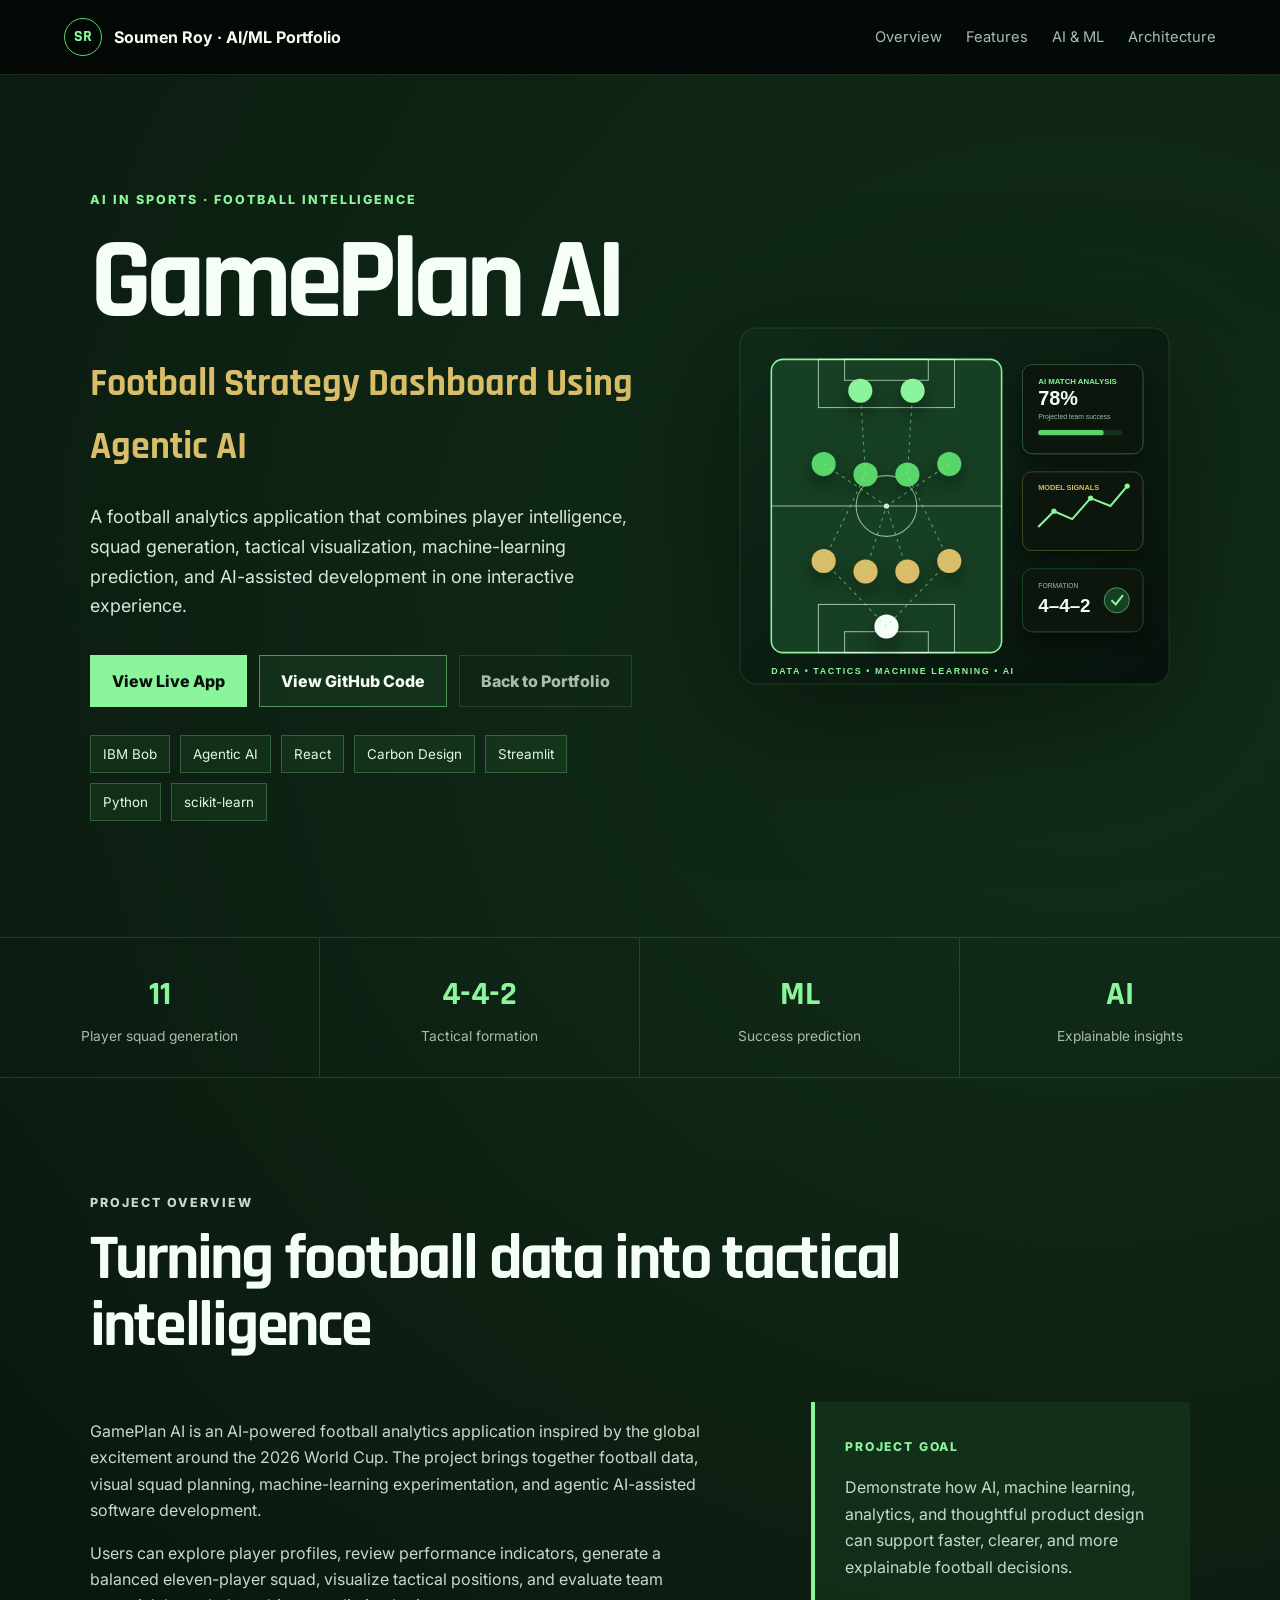
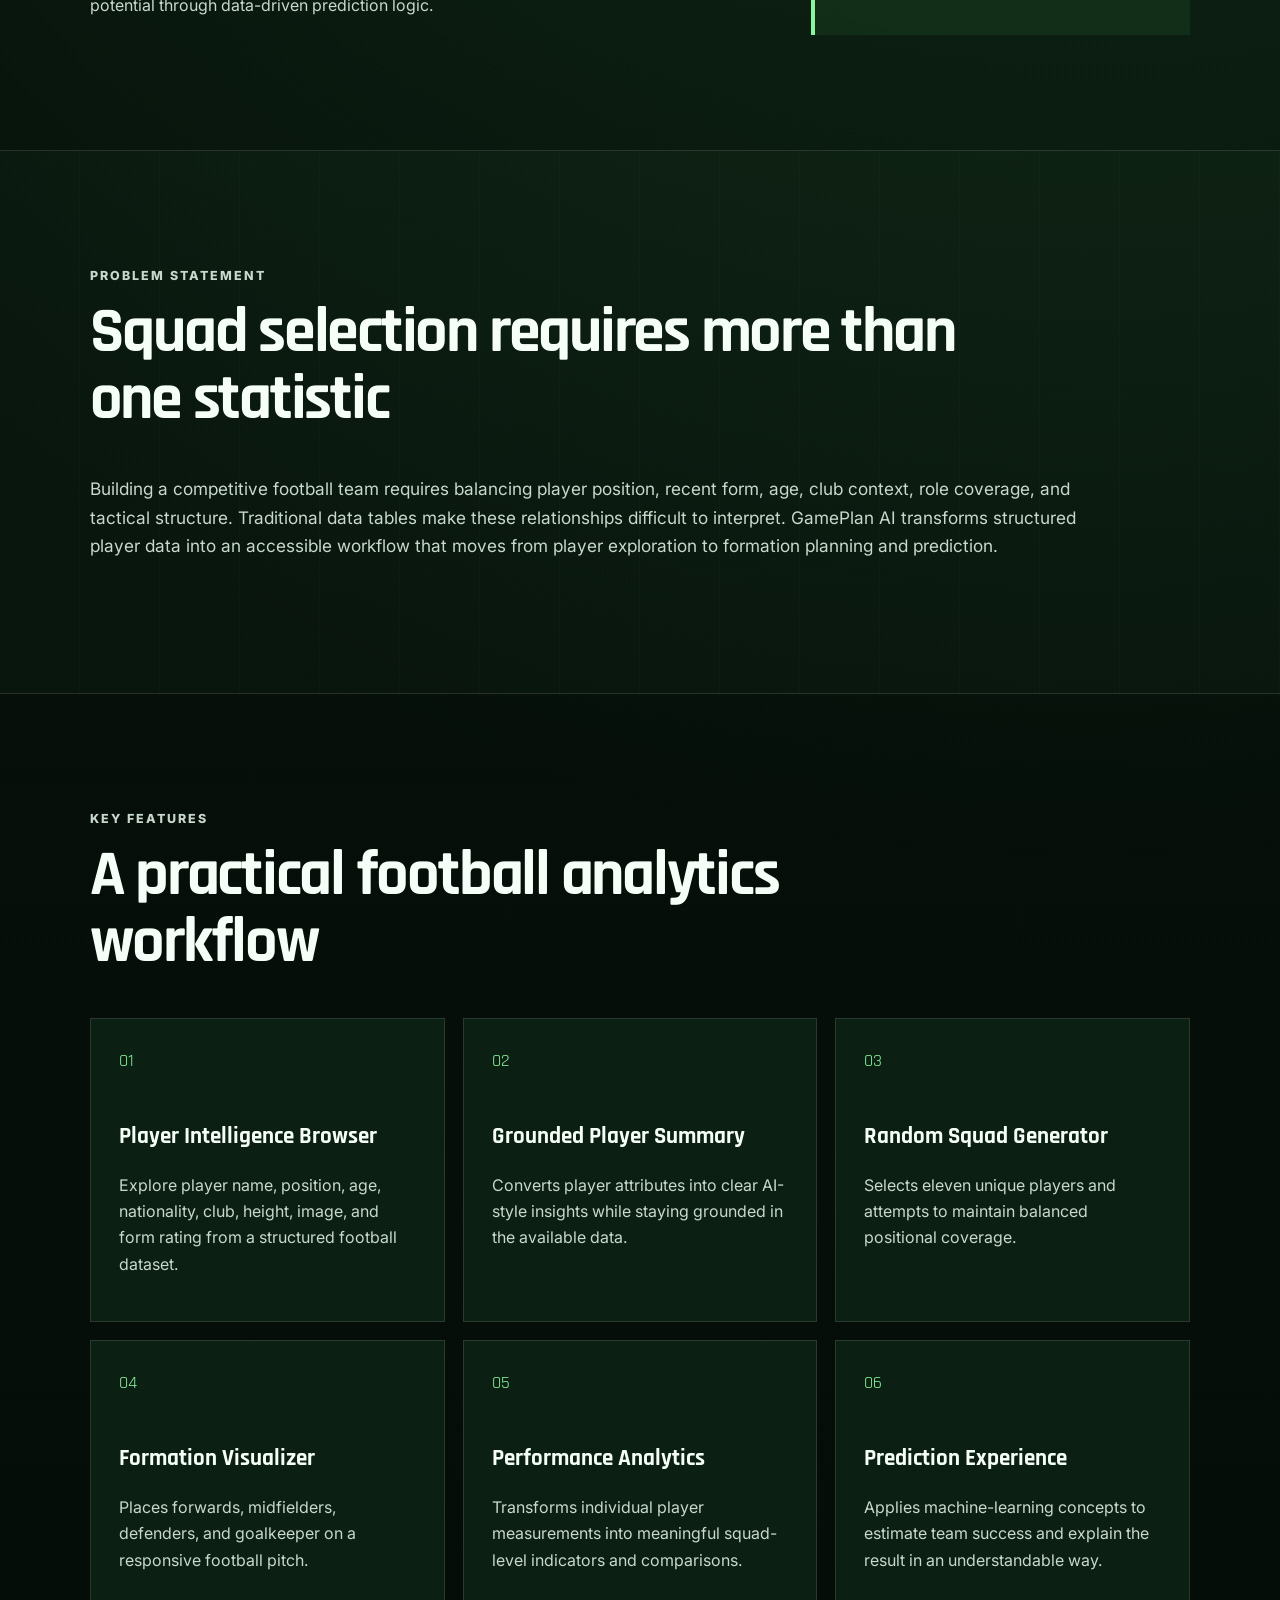
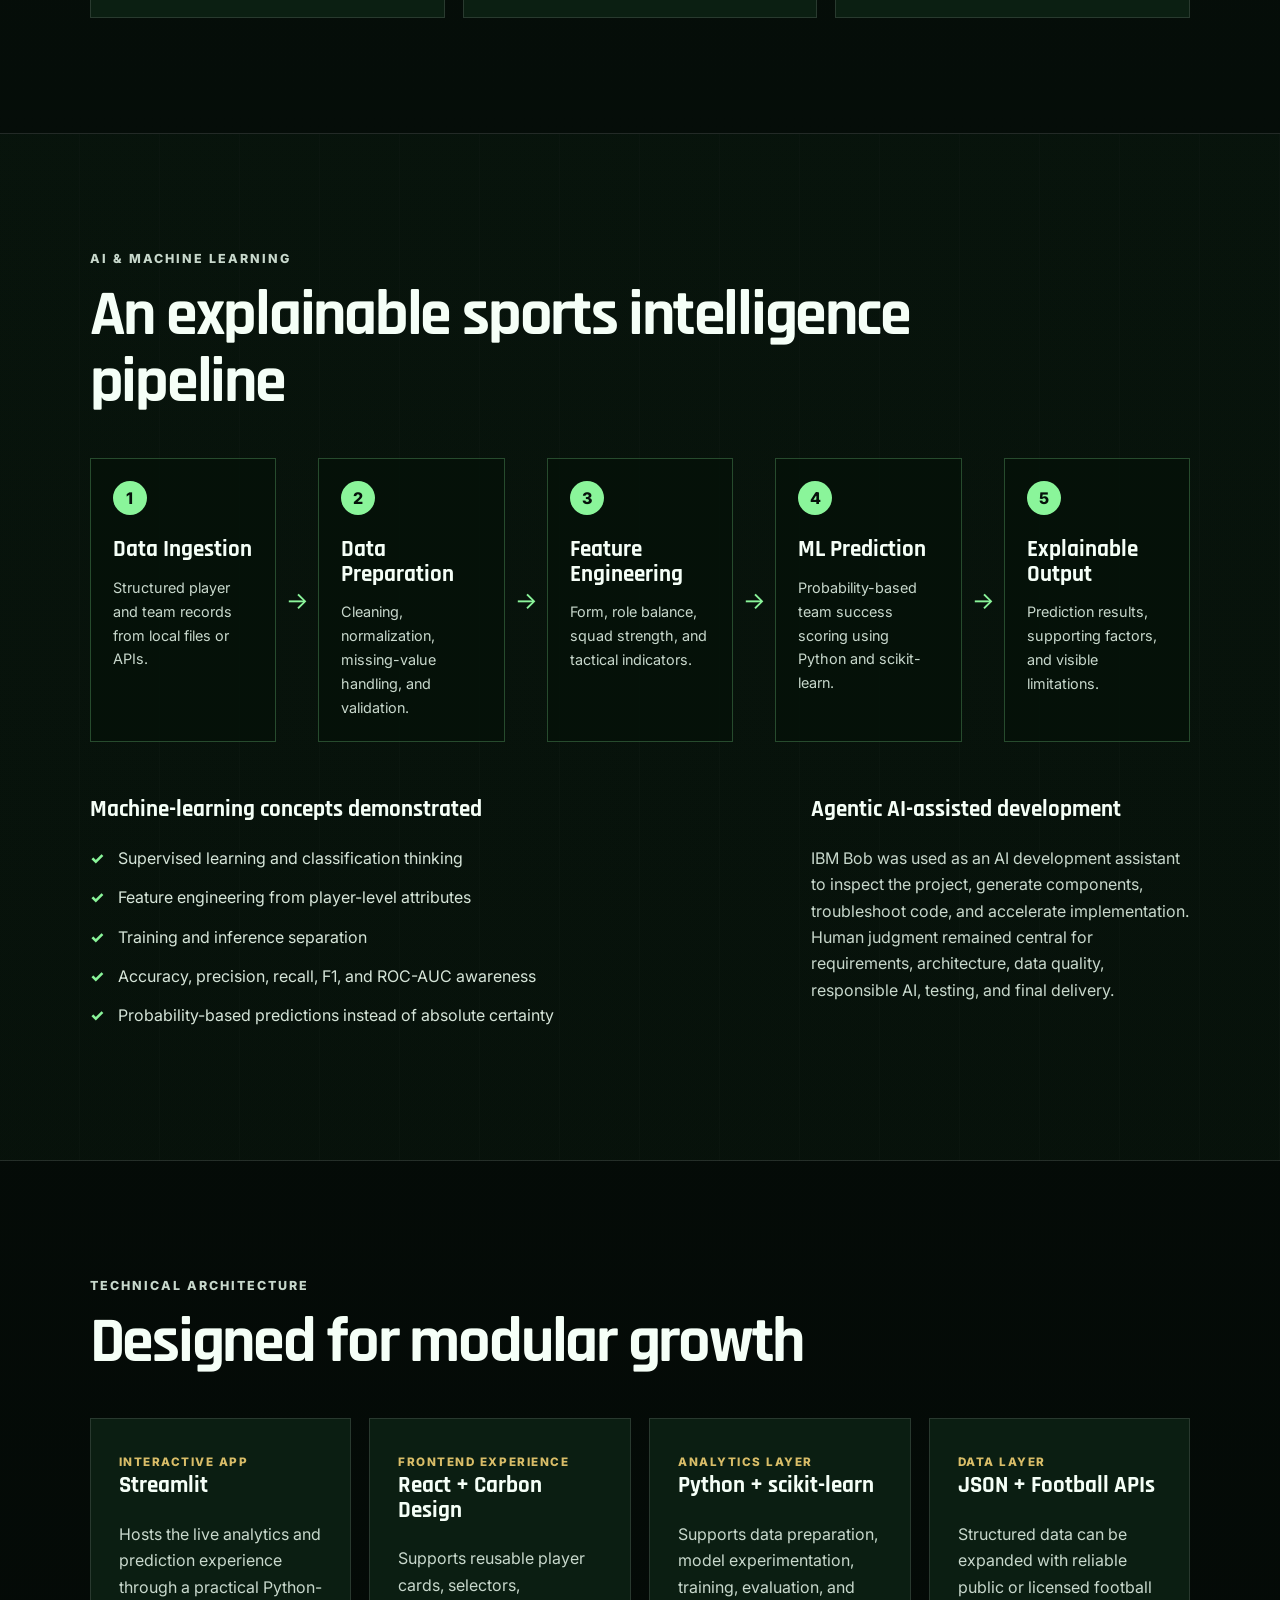
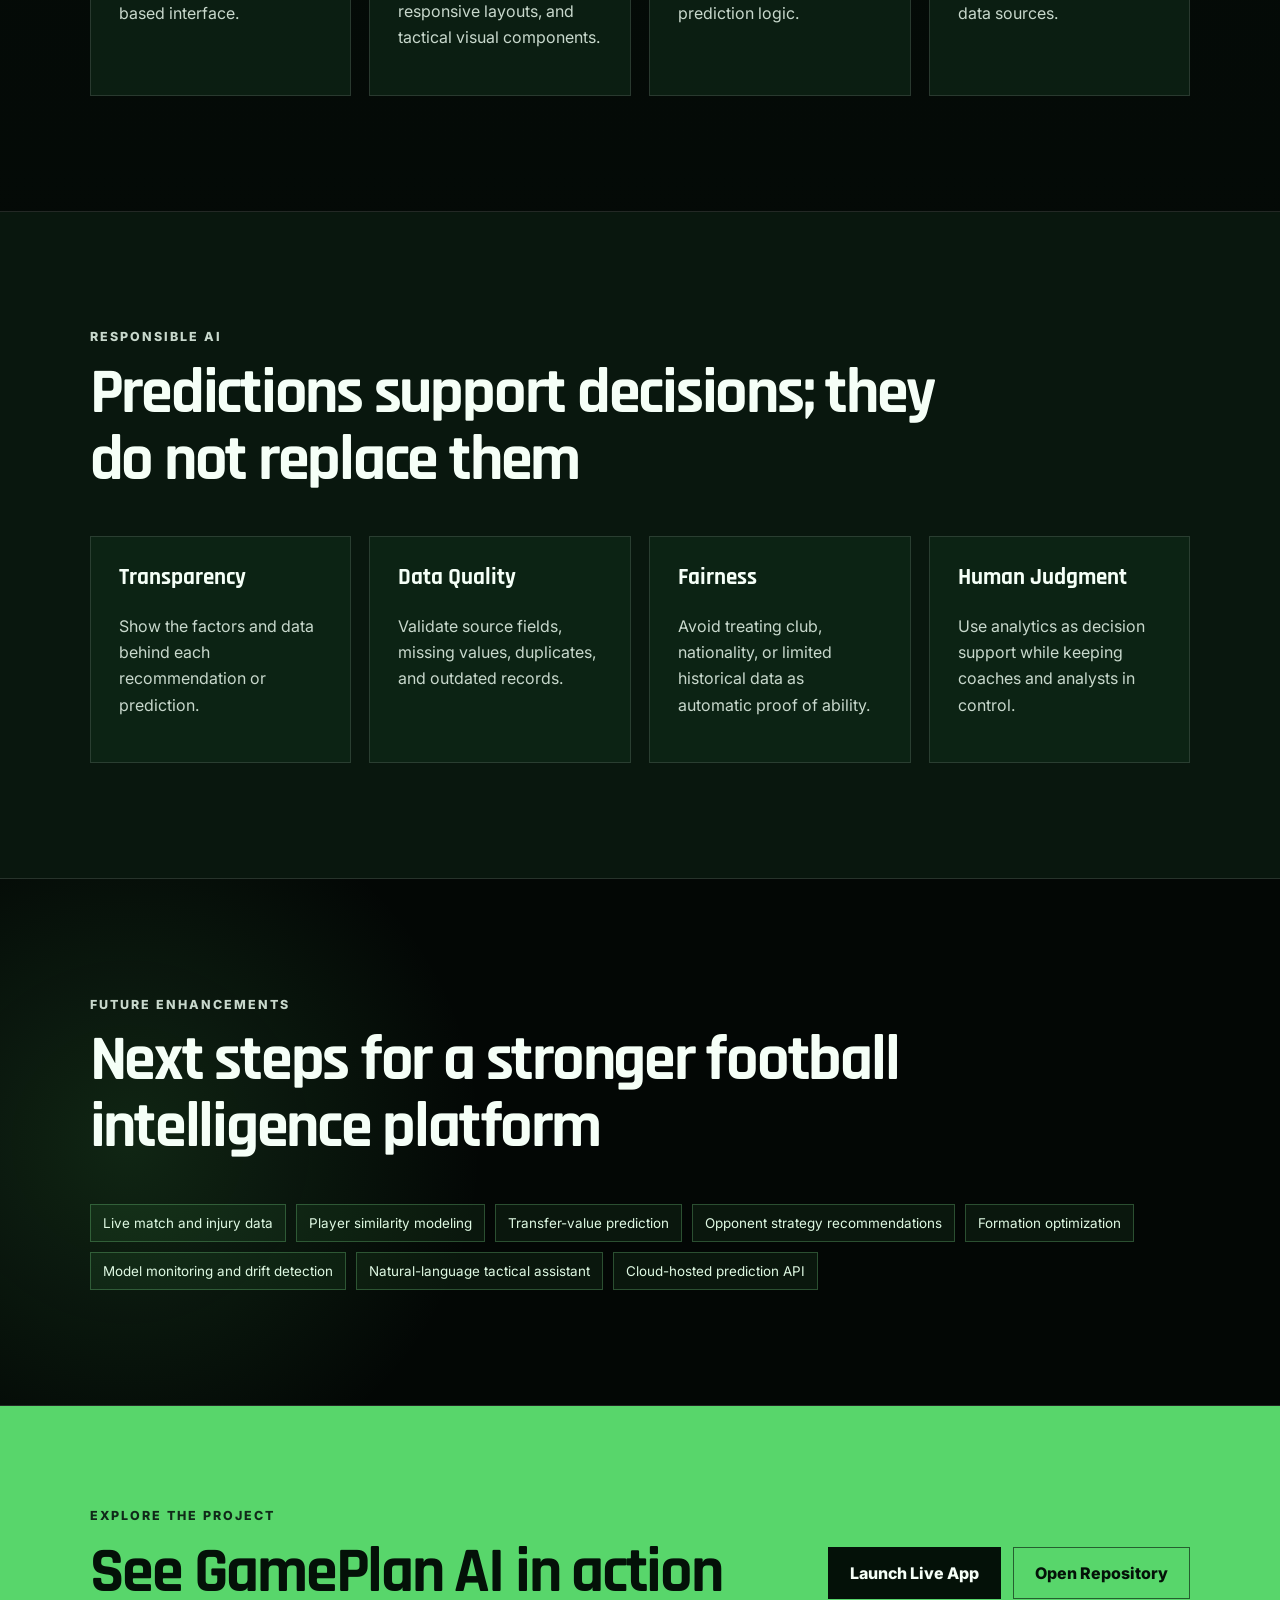
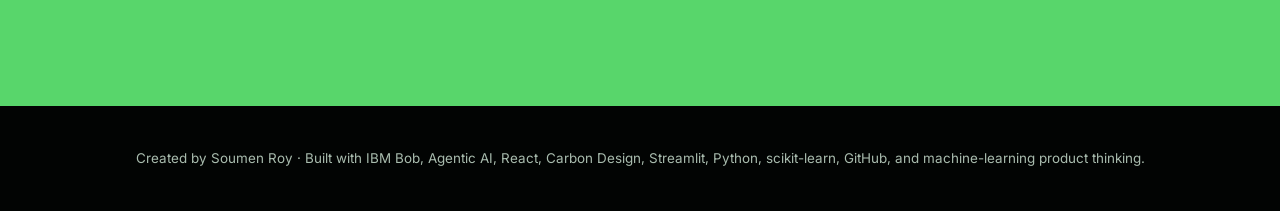
<file: gameplanAI/index.html>
<!DOCTYPE html>
<html lang="en">
<head>
  <meta charset="UTF-8" />
  <meta name="viewport" content="width=device-width, initial-scale=1.0" />
  <meta name="description" content="GamePlan AI is an AI and machine-learning football strategy dashboard for player analysis, squad generation, tactical formations, and explainable team predictions." />
  <title>GamePlan AI | Football Strategy Dashboard</title>
  <link rel="stylesheet" href="style.css" />
</head>
<body>
  <header class="site-header">
    <a class="brand" href="https://sroy-codebase.github.io/">
      <span class="brand-mark">SR</span>
      <span>Soumen Roy · AI/ML Portfolio</span>
    </a>
    <nav aria-label="Project sections">
      <a href="#overview">Overview</a>
      <a href="#features">Features</a>
      <a href="#ai-ml">AI & ML</a>
      <a href="#architecture">Architecture</a>
    </nav>
  </header>

  <main>
    <section class="hero">
      <div class="hero-copy">
        <p class="eyebrow">AI IN SPORTS · FOOTBALL INTELLIGENCE</p>
        <h1>GamePlan AI</h1>
        <p class="hero-title">Football Strategy Dashboard Using Agentic AI</p>
        <p class="hero-summary">A football analytics application that combines player intelligence, squad generation, tactical visualization, machine-learning prediction, and AI-assisted development in one interactive experience.</p>
        <div class="hero-actions">
          <a class="button button-primary" href="https://gameplan-ai.streamlit.app/" target="_blank" rel="noopener noreferrer">View Live App</a>
          <a class="button button-secondary" href="https://github.com/sroy-codebase/football-strategy-dashboard-using-agentic-ai-IBMBob" target="_blank" rel="noopener noreferrer">View GitHub Code</a>
          <a class="button button-ghost" href="https://sroy-codebase.github.io/">Back to Portfolio</a>
        </div>
        <div class="tech-tags" aria-label="Technology stack">
          <span>IBM Bob</span><span>Agentic AI</span><span>React</span><span>Carbon Design</span><span>Streamlit</span><span>Python</span><span>scikit-learn</span>
        </div>
      </div>
      <div class="hero-art">
                <img src="./gameplan-ai-hero.svg">      
      </div>
    </section>

    <section class="metrics" aria-label="Project highlights">
      <article><strong>11</strong><span>Player squad generation</span></article>
      <article><strong>4-4-2</strong><span>Tactical formation</span></article>
      <article><strong>ML</strong><span>Success prediction</span></article>
      <article><strong>AI</strong><span>Explainable insights</span></article>
    </section>

    <section id="overview" class="section">
      <div class="section-heading"><p class="eyebrow">PROJECT OVERVIEW</p><h2>Turning football data into tactical intelligence</h2></div>
      <div class="split">
        <div>
          <p>GamePlan AI is an AI-powered football analytics application inspired by the global excitement around the 2026 World Cup. The project brings together football data, visual squad planning, machine-learning experimentation, and agentic AI-assisted software development.</p>
          <p>Users can explore player profiles, review performance indicators, generate a balanced eleven-player squad, visualize tactical positions, and evaluate team potential through data-driven prediction logic.</p>
        </div>
        <aside class="highlight-box"><span>PROJECT GOAL</span><p>Demonstrate how AI, machine learning, analytics, and thoughtful product design can support faster, clearer, and more explainable football decisions.</p></aside>
      </div>
    </section>

    <section class="section problem-section">
      <div class="section-heading"><p class="eyebrow">PROBLEM STATEMENT</p><h2>Squad selection requires more than one statistic</h2></div>
      <p class="wide-copy">Building a competitive football team requires balancing player position, recent form, age, club context, role coverage, and tactical structure. Traditional data tables make these relationships difficult to interpret. GamePlan AI transforms structured player data into an accessible workflow that moves from player exploration to formation planning and prediction.</p>
    </section>

    <section id="features" class="section">
      <div class="section-heading"><p class="eyebrow">KEY FEATURES</p><h2>A practical football analytics workflow</h2></div>
      <div class="feature-grid">
        <article class="feature-card"><span class="feature-number">01</span><h3>Player Intelligence Browser</h3><p>Explore player name, position, age, nationality, club, height, image, and form rating from a structured football dataset.</p></article>
        <article class="feature-card"><span class="feature-number">02</span><h3>Grounded Player Summary</h3><p>Converts player attributes into clear AI-style insights while staying grounded in the available data.</p></article>
        <article class="feature-card"><span class="feature-number">03</span><h3>Random Squad Generator</h3><p>Selects eleven unique players and attempts to maintain balanced positional coverage.</p></article>
        <article class="feature-card"><span class="feature-number">04</span><h3>Formation Visualizer</h3><p>Places forwards, midfielders, defenders, and goalkeeper on a responsive football pitch.</p></article>
        <article class="feature-card"><span class="feature-number">05</span><h3>Performance Analytics</h3><p>Transforms individual player measurements into meaningful squad-level indicators and comparisons.</p></article>
        <article class="feature-card"><span class="feature-number">06</span><h3>Prediction Experience</h3><p>Applies machine-learning concepts to estimate team success and explain the result in an understandable way.</p></article>
      </div>
    </section>

    <section id="ai-ml" class="section ai-section">
      <div class="section-heading"><p class="eyebrow">AI & MACHINE LEARNING</p><h2>An explainable sports intelligence pipeline</h2></div>
      <div class="pipeline">
        <article><span>1</span><h3>Data Ingestion</h3><p>Structured player and team records from local files or APIs.</p></article><div class="arrow">→</div>
        <article><span>2</span><h3>Data Preparation</h3><p>Cleaning, normalization, missing-value handling, and validation.</p></article><div class="arrow">→</div>
        <article><span>3</span><h3>Feature Engineering</h3><p>Form, role balance, squad strength, and tactical indicators.</p></article><div class="arrow">→</div>
        <article><span>4</span><h3>ML Prediction</h3><p>Probability-based team success scoring using Python and scikit-learn.</p></article><div class="arrow">→</div>
        <article><span>5</span><h3>Explainable Output</h3><p>Prediction results, supporting factors, and visible limitations.</p></article>
      </div>
      <div class="split ai-details">
        <div><h3>Machine-learning concepts demonstrated</h3><ul class="check-list"><li>Supervised learning and classification thinking</li><li>Feature engineering from player-level attributes</li><li>Training and inference separation</li><li>Accuracy, precision, recall, F1, and ROC-AUC awareness</li><li>Probability-based predictions instead of absolute certainty</li></ul></div>
        <div><h3>Agentic AI-assisted development</h3><p>IBM Bob was used as an AI development assistant to inspect the project, generate components, troubleshoot code, and accelerate implementation. Human judgment remained central for requirements, architecture, data quality, responsible AI, testing, and final delivery.</p></div>
      </div>
    </section>

    <section id="architecture" class="section">
      <div class="section-heading"><p class="eyebrow">TECHNICAL ARCHITECTURE</p><h2>Designed for modular growth</h2></div>
      <div class="architecture-grid">
        <article><span>INTERACTIVE APP</span><h3>Streamlit</h3><p>Hosts the live analytics and prediction experience through a practical Python-based interface.</p></article>
        <article><span>FRONTEND EXPERIENCE</span><h3>React + Carbon Design</h3><p>Supports reusable player cards, selectors, responsive layouts, and tactical visual components.</p></article>
        <article><span>ANALYTICS LAYER</span><h3>Python + scikit-learn</h3><p>Supports data preparation, model experimentation, training, evaluation, and prediction logic.</p></article>
        <article><span>DATA LAYER</span><h3>JSON + Football APIs</h3><p>Structured data can be expanded with reliable public or licensed football data sources.</p></article>
      </div>
    </section>

    <section class="section responsible-section">
      <div class="section-heading"><p class="eyebrow">RESPONSIBLE AI</p><h2>Predictions support decisions; they do not replace them</h2></div>
      <div class="responsible-grid">
        <article><h3>Transparency</h3><p>Show the factors and data behind each recommendation or prediction.</p></article>
        <article><h3>Data Quality</h3><p>Validate source fields, missing values, duplicates, and outdated records.</p></article>
        <article><h3>Fairness</h3><p>Avoid treating club, nationality, or limited historical data as automatic proof of ability.</p></article>
        <article><h3>Human Judgment</h3><p>Use analytics as decision support while keeping coaches and analysts in control.</p></article>
      </div>
    </section>

    <section class="section future-section">
      <div class="section-heading"><p class="eyebrow">FUTURE ENHANCEMENTS</p><h2>Next steps for a stronger football intelligence platform</h2></div>
      <div class="future-grid"><span>Live match and injury data</span><span>Player similarity modeling</span><span>Transfer-value prediction</span><span>Opponent strategy recommendations</span><span>Formation optimization</span><span>Model monitoring and drift detection</span><span>Natural-language tactical assistant</span><span>Cloud-hosted prediction API</span></div>
    </section>

    <section class="project-links">
      <div><p class="eyebrow">EXPLORE THE PROJECT</p><h2>See GamePlan AI in action</h2></div>
      <div class="hero-actions">
        <a class="button button-primary" href="https://gameplan-ai.streamlit.app/" target="_blank" rel="noopener noreferrer">Launch Live App</a>
        <a class="button button-secondary" href="https://github.com/sroy-codebase/football-strategy-dashboard-using-agentic-ai-IBMBob" target="_blank" rel="noopener noreferrer">Open Repository</a>
      </div>
    </section>
  </main>

  <footer><p>Created by Soumen Roy · Built with IBM Bob, Agentic AI, React, Carbon Design, Streamlit, Python, scikit-learn, GitHub, and machine-learning product thinking.</p></footer>
</body>
</html>
</file>
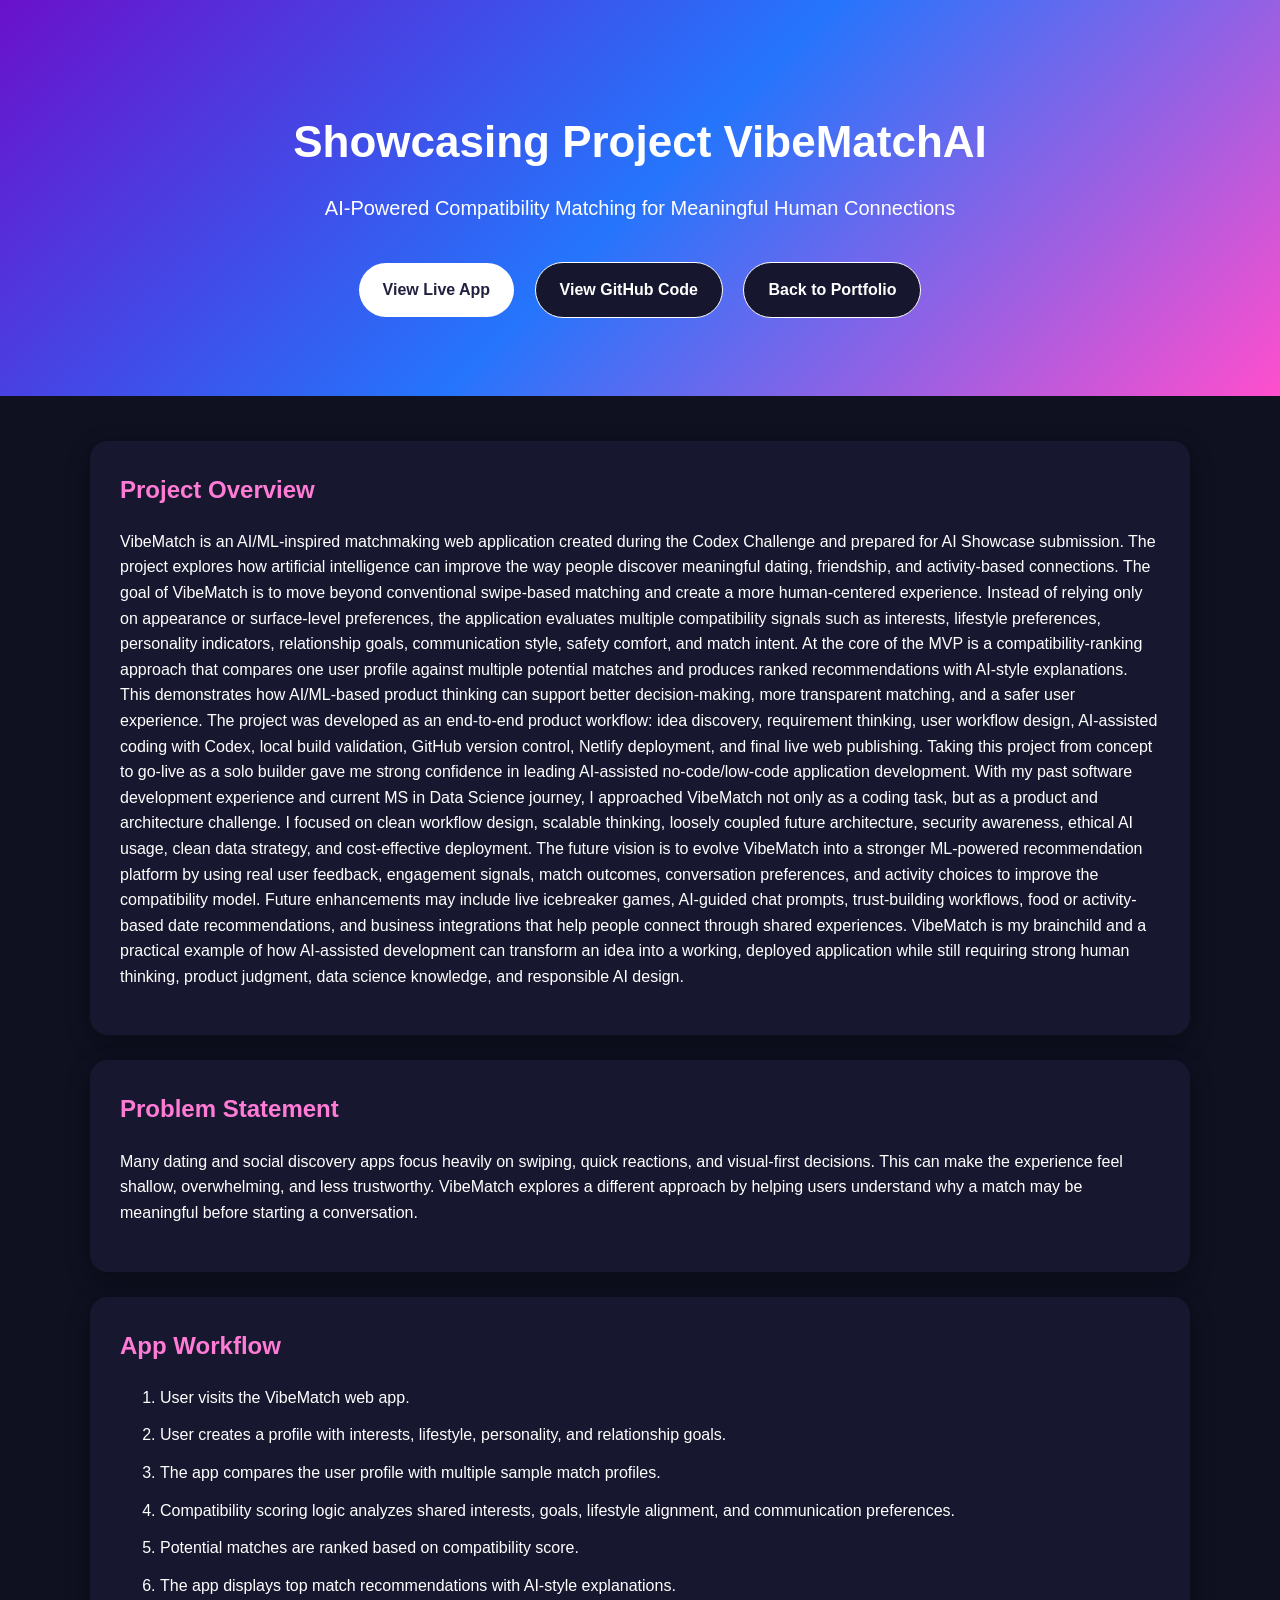
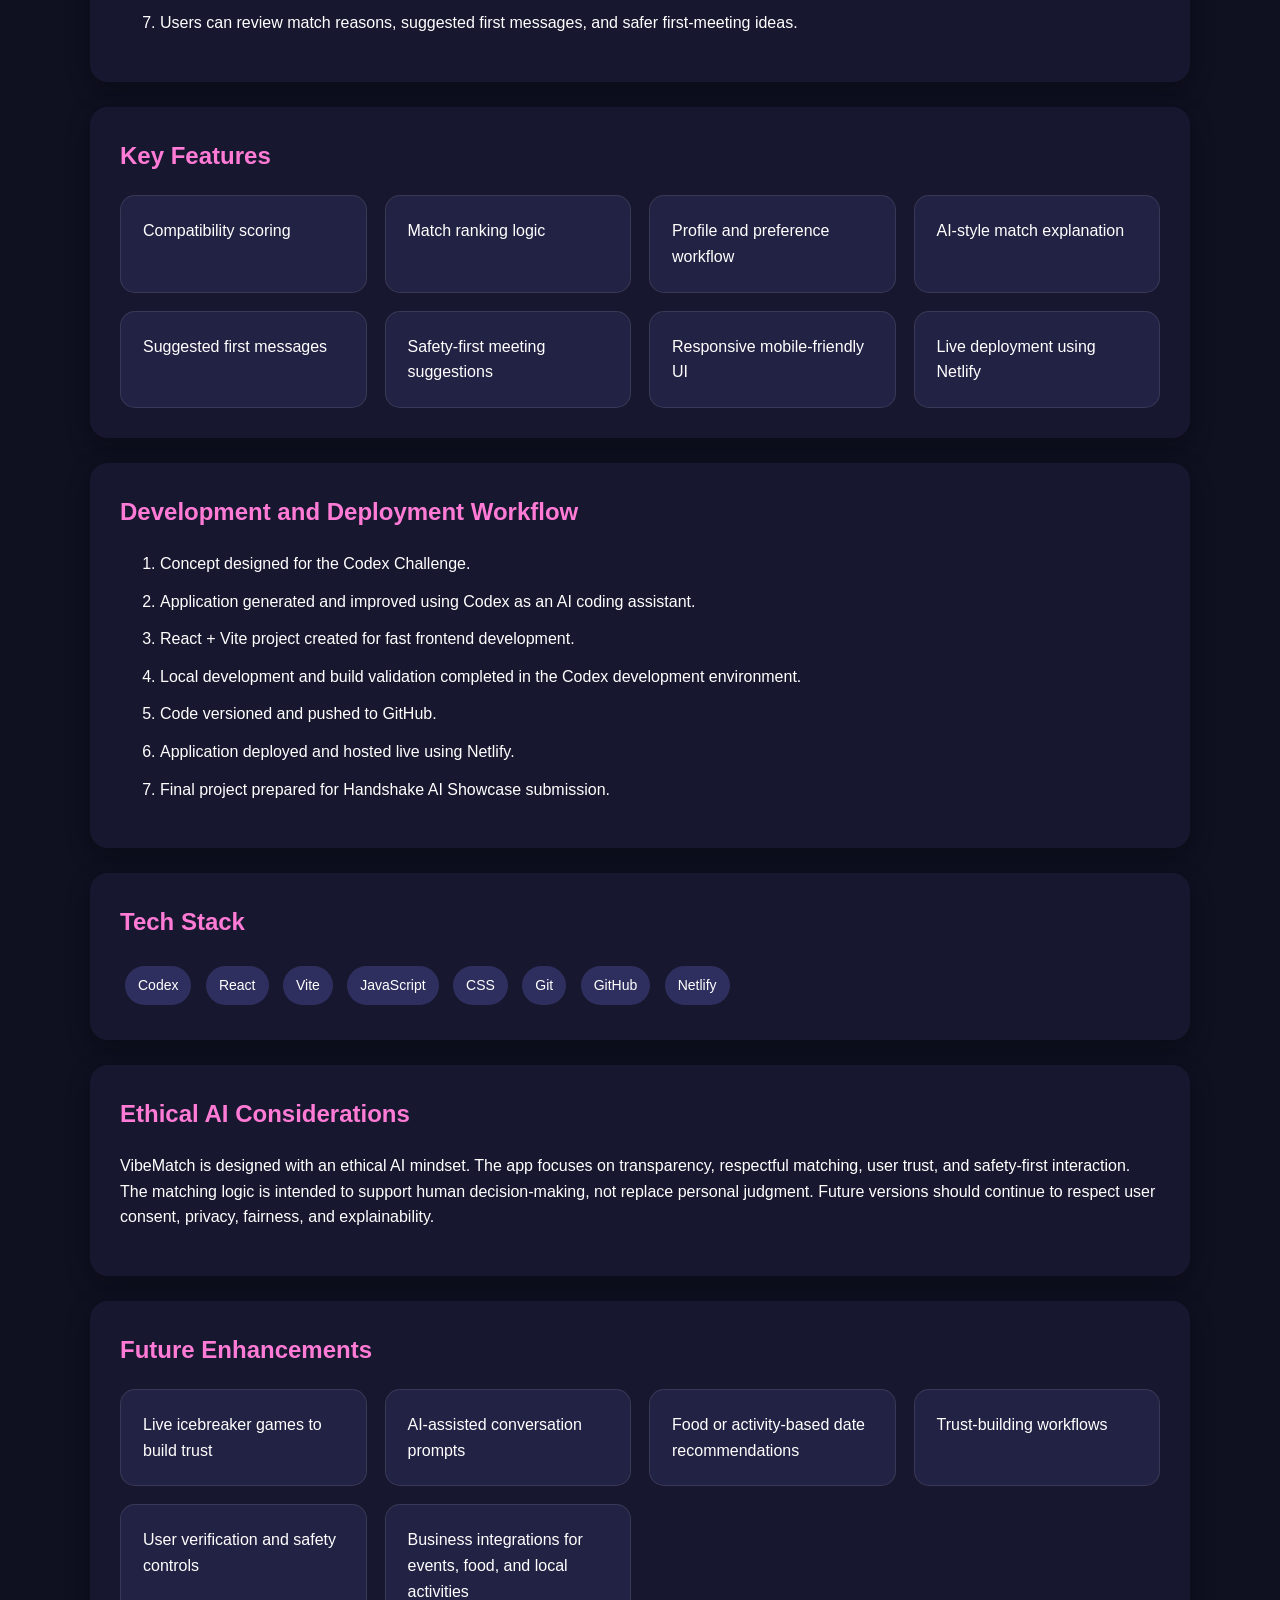
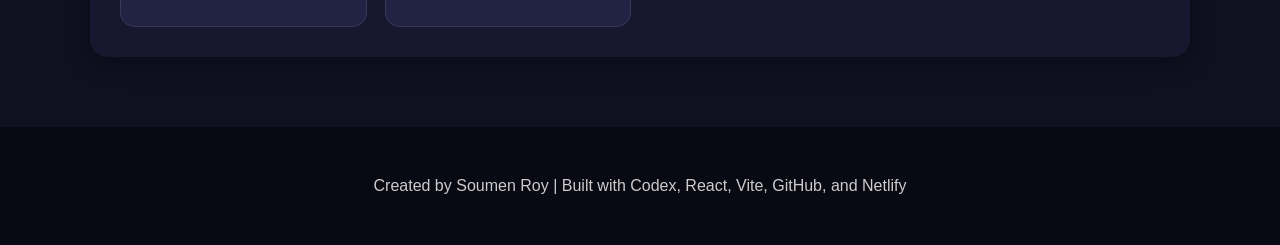
<file: vibematchAI/index.html>
<!DOCTYPE html>
<html lang="en">
<head>
  <meta charset="UTF-8" />
  <meta name="viewport" content="width=device-width, initial-scale=1.0" />
  <title>VibeMatch — AI-Powered Compatibility Matching App</title>

  <style>
    body {
      margin: 0;
      font-family: Arial, Helvetica, sans-serif;
      background: #0f1020;
      color: #ffffff;
      line-height: 1.6;
    }

    .hero {
      padding: 70px 20px;
      text-align: center;
      background: linear-gradient(135deg, #6a11cb, #2575fc, #ff4ecd);
    }

    .hero h1 {
      font-size: 44px;
      margin-bottom: 15px;
    }

    .hero p {
      font-size: 20px;
      max-width: 850px;
      margin: 0 auto 30px;
    }

    .btn {
      display: inline-block;
      padding: 14px 24px;
      margin: 8px;
      border-radius: 30px;
      text-decoration: none;
      font-weight: bold;
      background: #ffffff;
      color: #202040;
    }

    .btn-dark {
      background: #16162f;
      color: #ffffff;
      border: 1px solid #ffffff;
    }

    .container {
      max-width: 1100px;
      margin: auto;
      padding: 45px 20px;
    }

    .section {
      background: #17172f;
      margin-bottom: 25px;
      padding: 30px;
      border-radius: 18px;
      box-shadow: 0 8px 25px rgba(0,0,0,0.25);
    }

    h2 {
      color: #ff7bd5;
      margin-top: 0;
    }

    .grid {
      display: grid;
      grid-template-columns: repeat(auto-fit, minmax(240px, 1fr));
      gap: 18px;
    }

    .card {
      background: #222244;
      padding: 22px;
      border-radius: 15px;
      border: 1px solid rgba(255,255,255,0.1);
    }

    .tag {
      display: inline-block;
      background: #2f2f5f;
      color: #ffffff;
      padding: 8px 13px;
      border-radius: 20px;
      margin: 5px;
      font-size: 14px;
    }

    .workflow li {
      margin-bottom: 12px;
    }

    footer {
      text-align: center;
      padding: 30px 20px;
      background: #090914;
      color: #cccccc;
    }

    a {
      color: #9ddcff;
    }

    @media (max-width: 600px) {
      .hero h1 {
        font-size: 32px;
      }

      .hero p {
        font-size: 17px;
      }
    }
  </style>
</head>

<body>

  <section class="hero">
    <h1>Showcasing Project VibeMatchAI</h1>
    <p>AI-Powered Compatibility Matching for Meaningful Human Connections</p>

    <a class="btn" href="https://vibematch-ai.netlify.app" target="_blank">View Live App</a>
    <a class="btn btn-dark" href="https://github.com/sroy-codebase/vibematch-mvp" target="_blank">View GitHub Code</a>
    <a class="btn btn-dark" href="https://sroy-codebase.github.io/portfolio.datascience/" target="_blank">Back to Portfolio</a>
  </section>

  <main class="container">

    <section class="section">
      <h2>Project Overview</h2>
      <p>
       VibeMatch is an AI/ML-inspired matchmaking web application created during the Codex Challenge and prepared for AI Showcase submission. The project explores how artificial intelligence can improve the way people discover meaningful dating, friendship, and activity-based connections.

The goal of VibeMatch is to move beyond conventional swipe-based matching and create a more human-centered experience. Instead of relying only on appearance or surface-level preferences, the application evaluates multiple compatibility signals such as interests, lifestyle preferences, personality indicators, relationship goals, communication style, safety comfort, and match intent.

At the core of the MVP is a compatibility-ranking approach that compares one user profile against multiple potential matches and produces ranked recommendations with AI-style explanations. This demonstrates how AI/ML-based product thinking can support better decision-making, more transparent matching, and a safer user experience.

The project was developed as an end-to-end product workflow: idea discovery, requirement thinking, user workflow design, AI-assisted coding with Codex, local build validation, GitHub version control, Netlify deployment, and final live web publishing. Taking this project from concept to go-live as a solo builder gave me strong confidence in leading AI-assisted no-code/low-code application development.

With my past software development experience and current MS in Data Science journey, I approached VibeMatch not only as a coding task, but as a product and architecture challenge. I focused on clean workflow design, scalable thinking, loosely coupled future architecture, security awareness, ethical AI usage, clean data strategy, and cost-effective deployment.

The future vision is to evolve VibeMatch into a stronger ML-powered recommendation platform by using real user feedback, engagement signals, match outcomes, conversation preferences, and activity choices to improve the compatibility model. Future enhancements may include live icebreaker games, AI-guided chat prompts, trust-building workflows, food or activity-based date recommendations, and business integrations that help people connect through shared experiences.

VibeMatch is my brainchild and a practical example of how AI-assisted development can transform an idea into a working, deployed application while still requiring strong human thinking, product judgment, data science knowledge, and responsible AI design.
      </p>
    
    </section>

    <section class="section">
      <h2>Problem Statement</h2>
      <p>
        Many dating and social discovery apps focus heavily on swiping, quick reactions, and visual-first
        decisions. This can make the experience feel shallow, overwhelming, and less trustworthy.
        VibeMatch explores a different approach by helping users understand why a match may be meaningful
        before starting a conversation.
      </p>
    </section>

    <section class="section">
      <h2>App Workflow</h2>
      <ol class="workflow">
        <li>User visits the VibeMatch web app.</li>
        <li>User creates a profile with interests, lifestyle, personality, and relationship goals.</li>
        <li>The app compares the user profile with multiple sample match profiles.</li>
        <li>Compatibility scoring logic analyzes shared interests, goals, lifestyle alignment, and communication preferences.</li>
        <li>Potential matches are ranked based on compatibility score.</li>
        <li>The app displays top match recommendations with AI-style explanations.</li>
        <li>Users can review match reasons, suggested first messages, and safer first-meeting ideas.</li>
      </ol>
    </section>

    <section class="section">
      <h2>Key Features</h2>
      <div class="grid">
        <div class="card">Compatibility scoring</div>
        <div class="card">Match ranking logic</div>
        <div class="card">Profile and preference workflow</div>
        <div class="card">AI-style match explanation</div>
        <div class="card">Suggested first messages</div>
        <div class="card">Safety-first meeting suggestions</div>
        <div class="card">Responsive mobile-friendly UI</div>
        <div class="card">Live deployment using Netlify</div>
      </div>
    </section>

    <section class="section">
      <h2>Development and Deployment Workflow</h2>
      <ol class="workflow">
        <li>Concept designed for the Codex Challenge.</li>
        <li>Application generated and improved using Codex as an AI coding assistant.</li>
        <li>React + Vite project created for fast frontend development.</li>
        <li>Local development and build validation completed in the Codex development environment.</li>
        <li>Code versioned and pushed to GitHub.</li>
        <li>Application deployed and hosted live using Netlify.</li>
        <li>Final project prepared for Handshake AI Showcase submission.</li>
      </ol>
    </section>

    <section class="section">
      <h2>Tech Stack</h2>
      <span class="tag">Codex</span>
      <span class="tag">React</span>
      <span class="tag">Vite</span>
      <span class="tag">JavaScript</span>
      <span class="tag">CSS</span>
      <span class="tag">Git</span>
      <span class="tag">GitHub</span>
      <span class="tag">Netlify</span>
    </section>

    <section class="section">
      <h2>Ethical AI Considerations</h2>
      <p>
        VibeMatch is designed with an ethical AI mindset. The app focuses on transparency, respectful
        matching, user trust, and safety-first interaction. The matching logic is intended to support
        human decision-making, not replace personal judgment. Future versions should continue to respect
        user consent, privacy, fairness, and explainability.
      </p>
    </section>

    <section class="section">
      <h2>Future Enhancements</h2>
      <div class="grid">
        <div class="card">Live icebreaker games to build trust</div>
        <div class="card">AI-assisted conversation prompts</div>
        <div class="card">Food or activity-based date recommendations</div>
        <div class="card">Trust-building workflows</div>
        <div class="card">User verification and safety controls</div>
        <div class="card">Business integrations for events, food, and local activities</div>
      </div>
    </section>

  </main>

  <footer>
    <p>Created by Soumen Roy | Built with Codex, React, Vite, GitHub, and Netlify</p>
  </footer>

</body>
</html>
</file>
<file: gameplanAI/style.css>
@import url('https://fonts.googleapis.com/css2?family=Inter:wght@400;500;600;700;800&family=Rajdhani:wght@600;700&display=swap');
:root{--bg:#06110b;--panel:#0b1f13;--text:#f5fff7;--muted:#a9bcae;--line:rgba(255,255,255,.12);--green:#58d66b;--bright:#8af59a;--gold:#d9bd68}*{box-sizing:border-box}html{scroll-behavior:smooth}body{margin:0;color:var(--text);background:radial-gradient(circle at 85% 10%,rgba(88,214,107,.15),transparent 30%),linear-gradient(180deg,#07130c 0%,#030705 100%);font-family:Inter,Arial,sans-serif;line-height:1.65}a{color:inherit}.site-header{position:sticky;top:0;z-index:20;display:flex;justify-content:space-between;align-items:center;gap:24px;padding:18px clamp(22px,5vw,84px);background:rgba(3,7,5,.9);border-bottom:1px solid var(--line);backdrop-filter:blur(14px)}.brand{display:flex;align-items:center;gap:12px;text-decoration:none;font-weight:700}.brand-mark{display:inline-grid;place-items:center;width:38px;height:38px;border:1px solid var(--green);border-radius:50%;color:var(--bright);font-family:Rajdhani,sans-serif}nav{display:flex;flex-wrap:wrap;gap:24px}nav a{color:var(--muted);text-decoration:none;font-size:.92rem}nav a:hover{color:var(--bright)}main{overflow:hidden}.hero{min-height:78vh;display:grid;grid-template-columns:1.08fr .92fr;align-items:center;gap:clamp(30px,6vw,90px);padding:clamp(70px,9vw,130px) clamp(22px,7vw,110px);border-bottom:1px solid var(--line)}.eyebrow{margin:0 0 12px;color:var(--bright);font-size:.78rem;font-weight:800;letter-spacing:.16em}h1,h2,h3{margin-top:0;font-family:Rajdhani,Inter,sans-serif;line-height:1.05}h1{margin-bottom:8px;font-size:clamp(4rem,9vw,8.2rem);letter-spacing:-.055em}.hero-title{margin:0 0 24px;color:var(--gold);font-family:Rajdhani,sans-serif;font-size:clamp(1.45rem,3vw,2.4rem);font-weight:700}.hero-summary{max-width:720px;margin:0;color:#d8e7dc;font-size:clamp(1rem,1.4vw,1.18rem)}.hero-actions{display:flex;flex-wrap:wrap;gap:12px;margin-top:34px}.button{display:inline-flex;justify-content:center;align-items:center;min-height:48px;padding:12px 21px;border:1px solid transparent;text-decoration:none;font-weight:800;transition:.2s ease}.button:hover{transform:translateY(-2px)}.button-primary{color:#041108;background:var(--bright)}.button-secondary{color:var(--text);border-color:rgba(138,245,154,.5);background:rgba(88,214,107,.08)}.button-ghost{color:var(--muted);border-color:var(--line)}.tech-tags,.future-grid{display:flex;flex-wrap:wrap;gap:10px}.tech-tags{margin-top:28px}.tech-tags span,.future-grid span{padding:7px 12px;border:1px solid rgba(138,245,154,.25);background:rgba(88,214,107,.08);color:#dff9e3;font-size:.84rem}.hero-art img{display:block;width:100%;max-width:690px;margin-inline:auto;filter:drop-shadow(0 35px 70px rgba(0,0,0,.5))}.metrics{display:grid;grid-template-columns:repeat(4,1fr);border-bottom:1px solid var(--line)}.metrics article{padding:28px;border-right:1px solid var(--line);text-align:center}.metrics article:last-child{border-right:0}.metrics strong{display:block;color:var(--bright);font-family:Rajdhani,sans-serif;font-size:2.15rem}.metrics span{color:var(--muted);font-size:.86rem}.section{padding:clamp(72px,9vw,125px) clamp(22px,7vw,110px);border-bottom:1px solid var(--line)}.section-heading{max-width:880px;margin-bottom:42px}.section h2,.project-links h2{margin-bottom:0;font-size:clamp(2.2rem,5vw,4.7rem);letter-spacing:-.035em}.section h3{font-size:1.45rem}.section p{color:#c8d8cc}.split{display:grid;grid-template-columns:1.25fr .75fr;gap:clamp(30px,7vw,90px)}.highlight-box{padding:30px;border-left:4px solid var(--bright);background:rgba(88,214,107,.08)}.highlight-box span{color:var(--bright);font-size:.76rem;font-weight:800;letter-spacing:.15em}.problem-section,.ai-section{background:linear-gradient(rgba(88,214,107,.03),rgba(88,214,107,.03)),repeating-linear-gradient(90deg,transparent 0,transparent 79px,rgba(255,255,255,.025) 80px)}.wide-copy{max-width:1000px;font-size:1.08rem}.feature-grid,.architecture-grid,.responsible-grid{display:grid;gap:18px}.feature-grid{grid-template-columns:repeat(3,1fr)}.feature-card,.architecture-grid article,.responsible-grid article{padding:28px;border:1px solid var(--line);background:rgba(16,42,25,.62)}.feature-number{display:inline-block;margin-bottom:48px;color:var(--bright);font-family:Rajdhani,sans-serif;font-size:1.1rem}.pipeline{display:grid;grid-template-columns:1fr auto 1fr auto 1fr auto 1fr auto 1fr;align-items:stretch;gap:10px}.pipeline article{padding:22px;border:1px solid rgba(138,245,154,.25);background:rgba(4,17,8,.78)}.pipeline article>span{display:inline-grid;place-items:center;width:34px;height:34px;margin-bottom:22px;border-radius:50%;color:#06110b;background:var(--bright);font-weight:800}.pipeline h3{margin-bottom:12px}.pipeline p{margin-bottom:0;font-size:.9rem}.arrow{display:grid;place-items:center;color:var(--bright);font-size:1.5rem}.ai-details{margin-top:55px}.check-list{padding:0;list-style:none}.check-list li{position:relative;margin-bottom:13px;padding-left:28px;color:#d6e5d9}.check-list li:before{position:absolute;left:0;content:'✓';color:var(--bright);font-weight:800}.architecture-grid,.responsible-grid{grid-template-columns:repeat(4,1fr)}.architecture-grid article>span{color:var(--gold);font-size:.73rem;font-weight:800;letter-spacing:.13em}.responsible-section{background:#09170e}.future-section{background:radial-gradient(circle at 10% 50%,rgba(88,214,107,.15),transparent 30%),#030705}.project-links{display:flex;justify-content:space-between;align-items:center;gap:30px;padding:clamp(60px,8vw,100px) clamp(22px,7vw,110px);background:var(--green);color:#041108}.project-links .eyebrow{color:#102a19}.project-links .button-primary{color:var(--text);background:#041108}.project-links .button-secondary{color:#041108;border-color:rgba(4,17,8,.6);background:transparent}footer{padding:28px clamp(22px,7vw,110px);color:var(--muted);background:#020403;font-size:.84rem;text-align:center}@media(max-width:1050px){.hero,.split{grid-template-columns:1fr}.hero{min-height:auto}.feature-grid{grid-template-columns:repeat(2,1fr)}.architecture-grid,.responsible-grid{grid-template-columns:repeat(2,1fr)}.pipeline{grid-template-columns:1fr}.arrow{transform:rotate(90deg)}}@media(max-width:760px){.site-header{align-items:flex-start;flex-direction:column}nav{gap:14px}h1{font-size:clamp(3.5rem,20vw,5.8rem)}.metrics{grid-template-columns:repeat(2,1fr)}.metrics article:nth-child(2){border-right:0}.metrics article:nth-child(-n+2){border-bottom:1px solid var(--line)}.feature-grid,.architecture-grid,.responsible-grid{grid-template-columns:1fr}.project-links{align-items:flex-start;flex-direction:column}}@media(max-width:480px){.brand span:last-child{font-size:.85rem}.button{width:100%}.metrics article{padding:22px 12px}}
</file>
